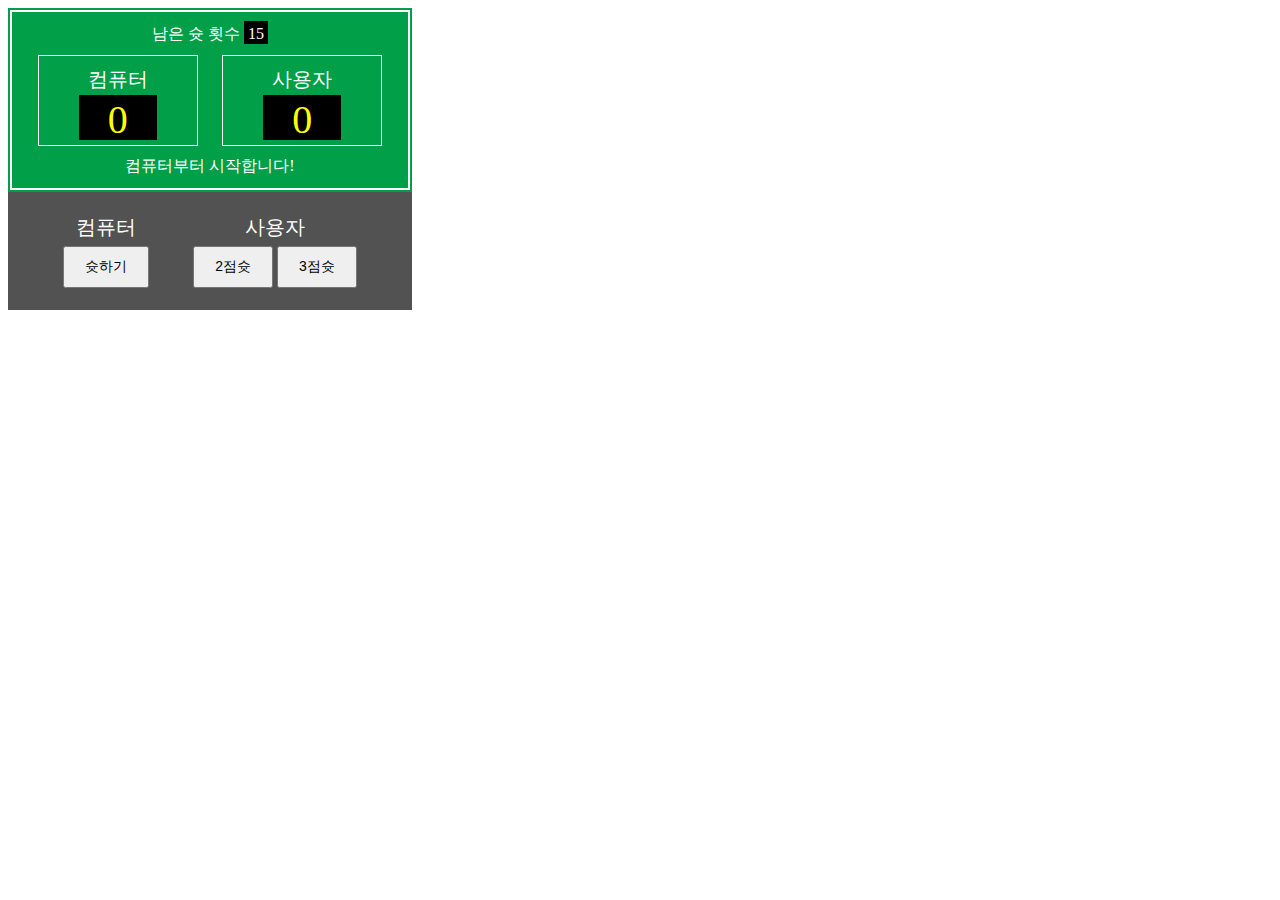
<file: basketball_game/index.html>
<!DOCTYPE html>
<html lang="ko">
<head>
    <meta charset="UTF-8">
    <meta name="viewport" content="width=device-width, initial-scale=1.0">
    <title>농구게임</title>
    <link rel="stylesheet" href="css/basketball_game_style.css">
    <script src="js/basketball_game.js"></script>
</head>
<body>
    <div class="div-scoreboard">
        <div class="div-scoreboard inner">
            <div class="div-shots-left">
                <span>남은 슛 횟수</span>
                <span id="shots-left">15</span>
            </div>

            <div class="div-score">
                <div class="div-score-name">컴퓨터</div>
                <div id="computer-score" class="div-score-number">0</div>
            </div>

            <div class="div-score">
                <div class="div-score-name">사용자</div>
                <div id="user-score" class="div-score-number">0</div>
            </div>

            <div id="text">컴퓨터부터 시작합니다!</div>
        </div>
    </div>

    <div class="div-control-panel">

        <div id="div-computer" class="div-panel">
            <div class="div-control-name">컴퓨터</div>
            <button class="btn-computer" onclick="computerShoot()">슛하기</button>
        </div>

        <div id="div-computer" class="div-panel">
            <div class="div-control-name">사용자</div>
            <button class="btn-user" onclick="userShoot(2)">2점슛</button>
            <button class="btn-user" onclick="userShoot(3)">3점슛</button>
        </div>
    </div>
</body>
</html>
</file>
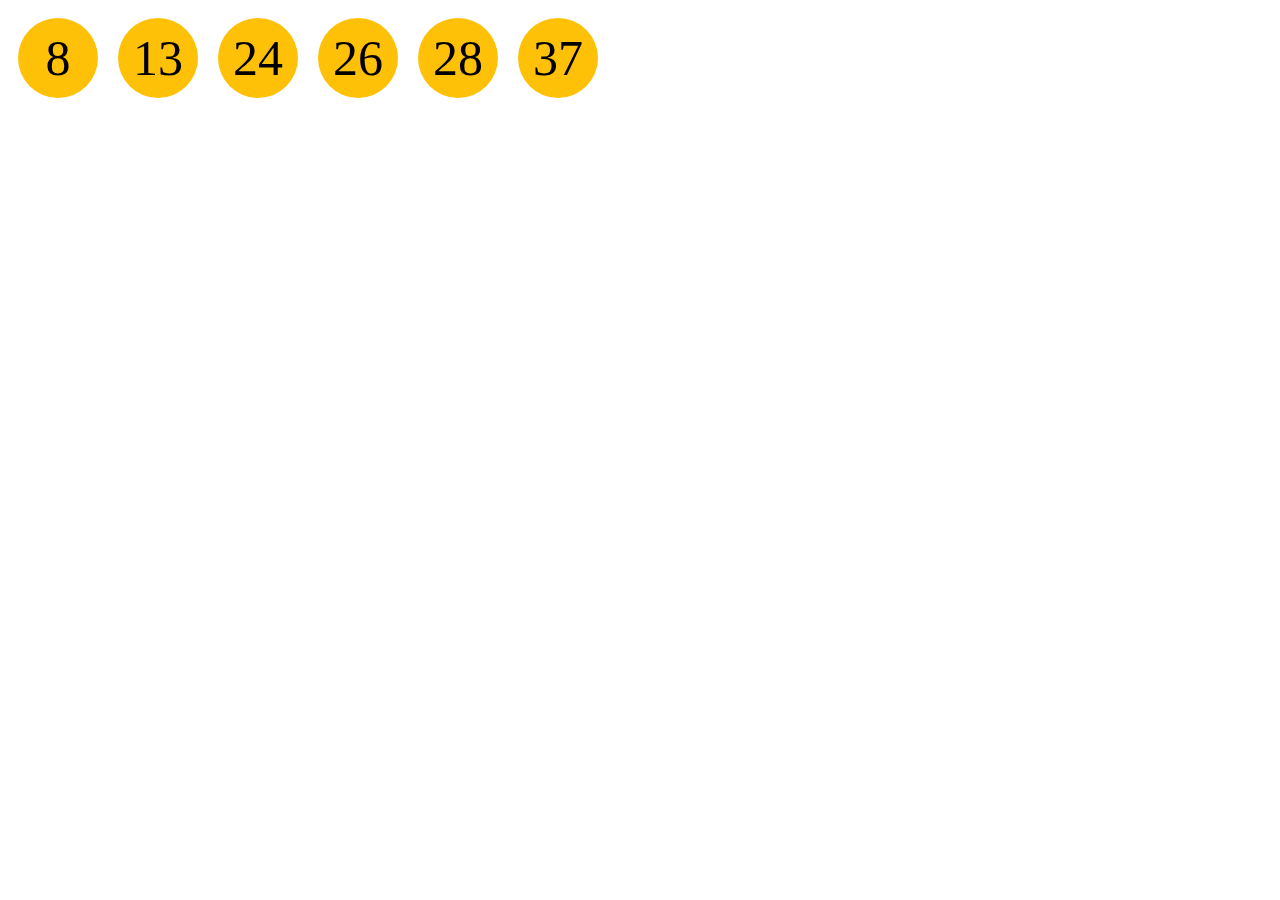
<file: lotto/index.html>
<!DOCTYPE html>
<html lang="ko">
<head>
    <meta charset="UTF-8">
    <meta name="viewport" content="width=device-width, initial-scale=1.0">
    <link rel="stylesheet" href="style.css">
    <title>로또 번호 생성기</title>
</head>
<body>
    <script src="lotto.js"></script>
</body>
</html>
</file>
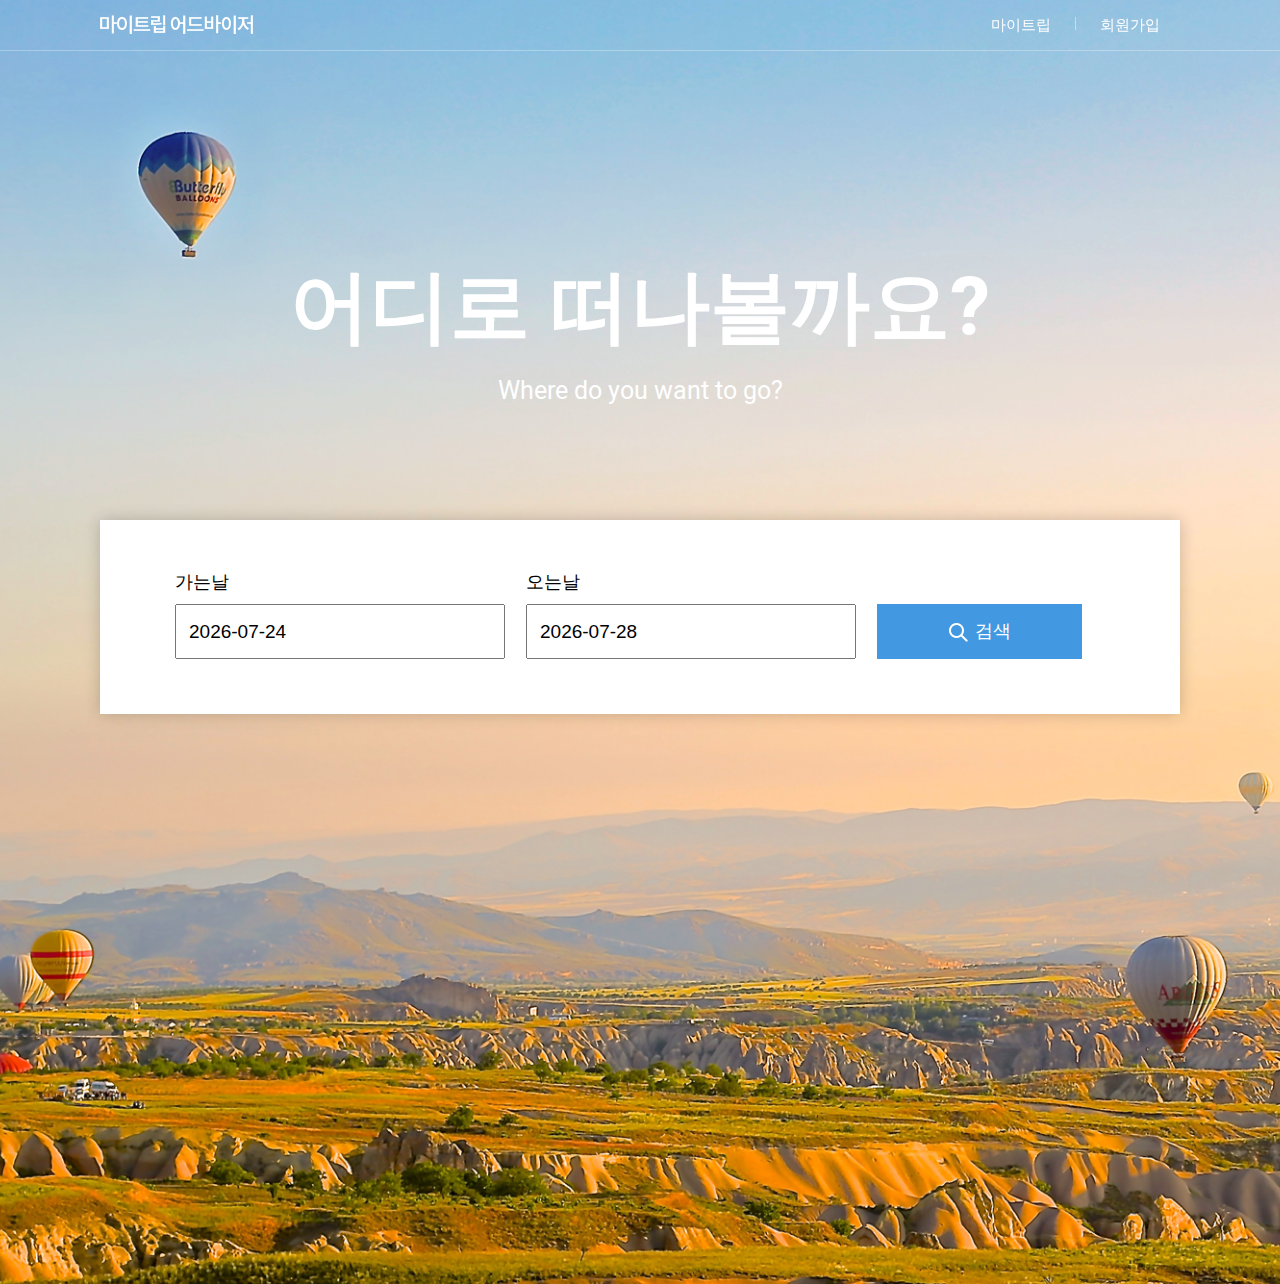
<file: my-trip-advisor/index.html>
<!DOCTYPE html>
<html lang="ko">

<head>
    <meta charset="UTF-8">
    <title>마이트립 어드바이저</title>
    <link rel="stylesheet" href="libs/jquery-ui/jquery-ui.min.css">
    <link rel="stylesheet" href="styles/styles.css">
    <script src="libs/jquery-3.3.1.min.js"></script>
    <script src="libs/jquery-ui/jquery-ui.min.js"></script>
    <script src="scripts/scripts.js"></script>
</head>

<body>
    <div id="container">
        <div id="header">
            <div>
                <a href="index.html"><span></span></a>
                <div class="menu-items right">
                    <a href="mytrip.html">마이트립</a>
                    <img src="images/line_maintop_gray.png">
                    <a href="register.html">회원가입</a>
                </div>
            </div>
        </div>
        <div id="body">
            <div id="title-text" class="lg-text">어디로 떠나볼까요?</div>
            <div id="title-sub-text" class="md-text">Where do you want to go?</div>
            <!-- 검색 -->
            <div id="search-panel">
                <form id="form-search">
                    <div class="panel-block">
                        <label for="from">가는날</label>
                        <div>
                            <input type="text" id="from" readonly>
                        </div>
                    </div>
                    <div class="panel-block">
                        <label for="to">오는날</label>
                        <div>
                            <input type="text" id="to" readonly>
                        </div>
                    </div>
                    <div class="panel-block no-margin">
                        <button type="submit" class="btn-search">
                            <img src="images/icon_search_on.png">
                            검색
                        </button>
                    </div>
                </form>
            </div>

            <!-- 검색 결과 -->
            <div id="list-bg">
                <div id="list-panel"></div>
            </div>
        </div>

        <!-- 검색 결과 템플릿 -->
        <div id="list-item-template" class="list-item">
            <img class="list-item-image"/>
            <div class="list-item-desc">
                <div class="list-item-name"></div>
                <div class="list-item-city">
                    <img src="images/icon_list_location.png"/>
                    <div class="list-item-city-name"></div>
                </div>
            </div>
        </div>

    </div>
</body>

</html>
</file>
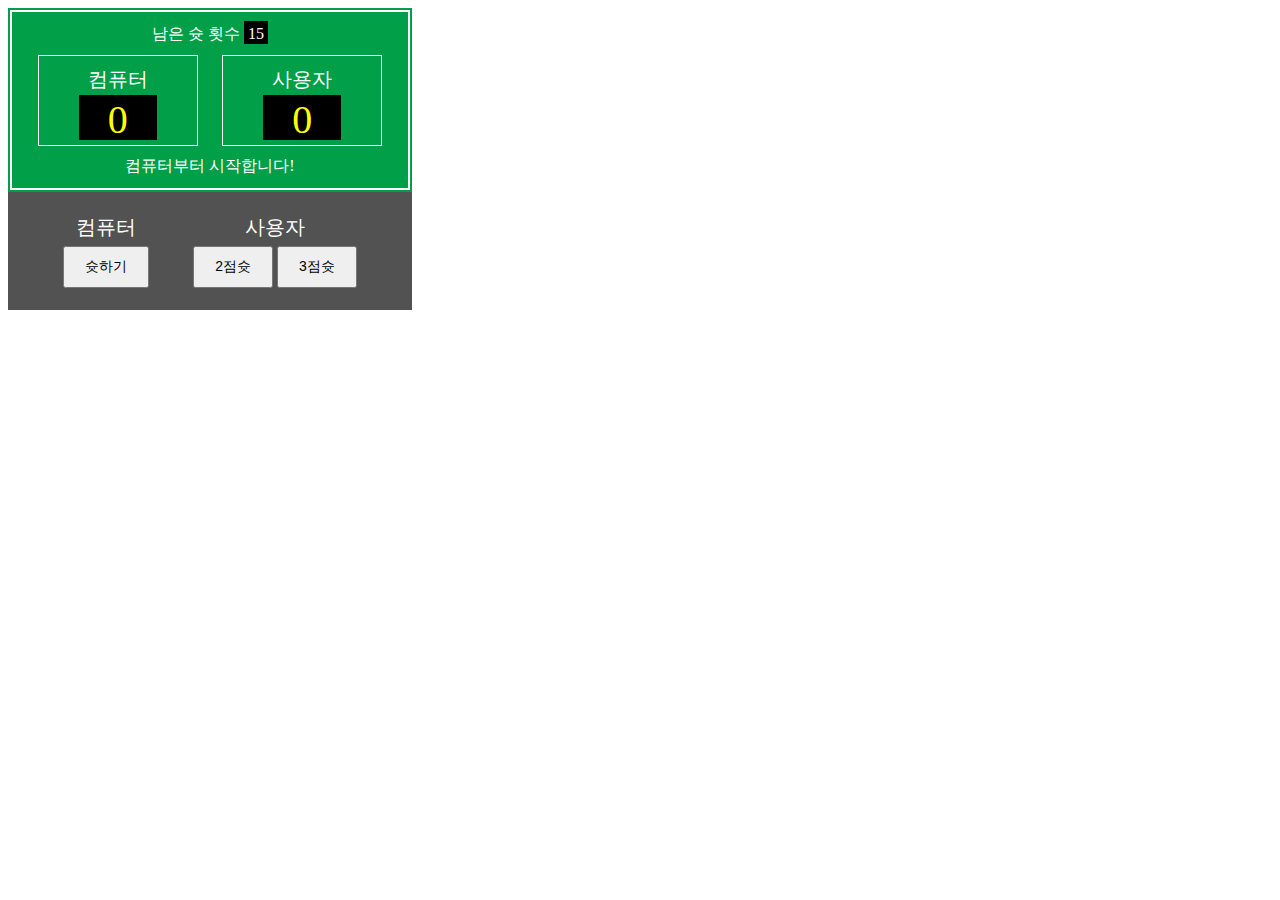
<file: basketball_game/basketball_game.html>
<!DOCTYPE html>
<html lang="ko">
<head>
    <meta charset="UTF-8">
    <meta name="viewport" content="width=device-width, initial-scale=1.0">
    <title>농구 게임</title>
    <link rel="stylesheet" href="css/basketball_game_style.css">
    <script src="js/basketball_game.js"></script>
</head>
<body>
    <div class="div-scoreboard">
        <div class="div-scoreboard inner">
            <div class="div-shots-left">
                <span>남은 슛 횟수</span>
                <span id="shots-left">15</span>
            </div>

            <div class="div-score">
                <div class="div-score-name">컴퓨터</div>
                <div id="computer-score" class="div-score-number">0</div>
            </div>

            <div class="div-score">
                <div class="div-score-name">사용자</div>
                <div id="user-score" class="div-score-number">0</div>
            </div>

            <div id="text">컴퓨터부터 시작합니다!</div>
        </div>
    </div>

    <div class="div-control-panel">

        <div id="div-computer" class="div-panel">
            <div class="div-control-name">컴퓨터</div>
            <button class="btn-computer" onclick="computerShoot()">슛하기</button>
        </div>

        <div id="div-computer" class="div-panel">
            <div class="div-control-name">사용자</div>
            <button class="btn-user" onclick="userShoot(2)">2점슛</button>
            <button class="btn-user" onclick="userShoot(3)">3점슛</button>
        </div>
    </div>
</body>
</html>
</file>
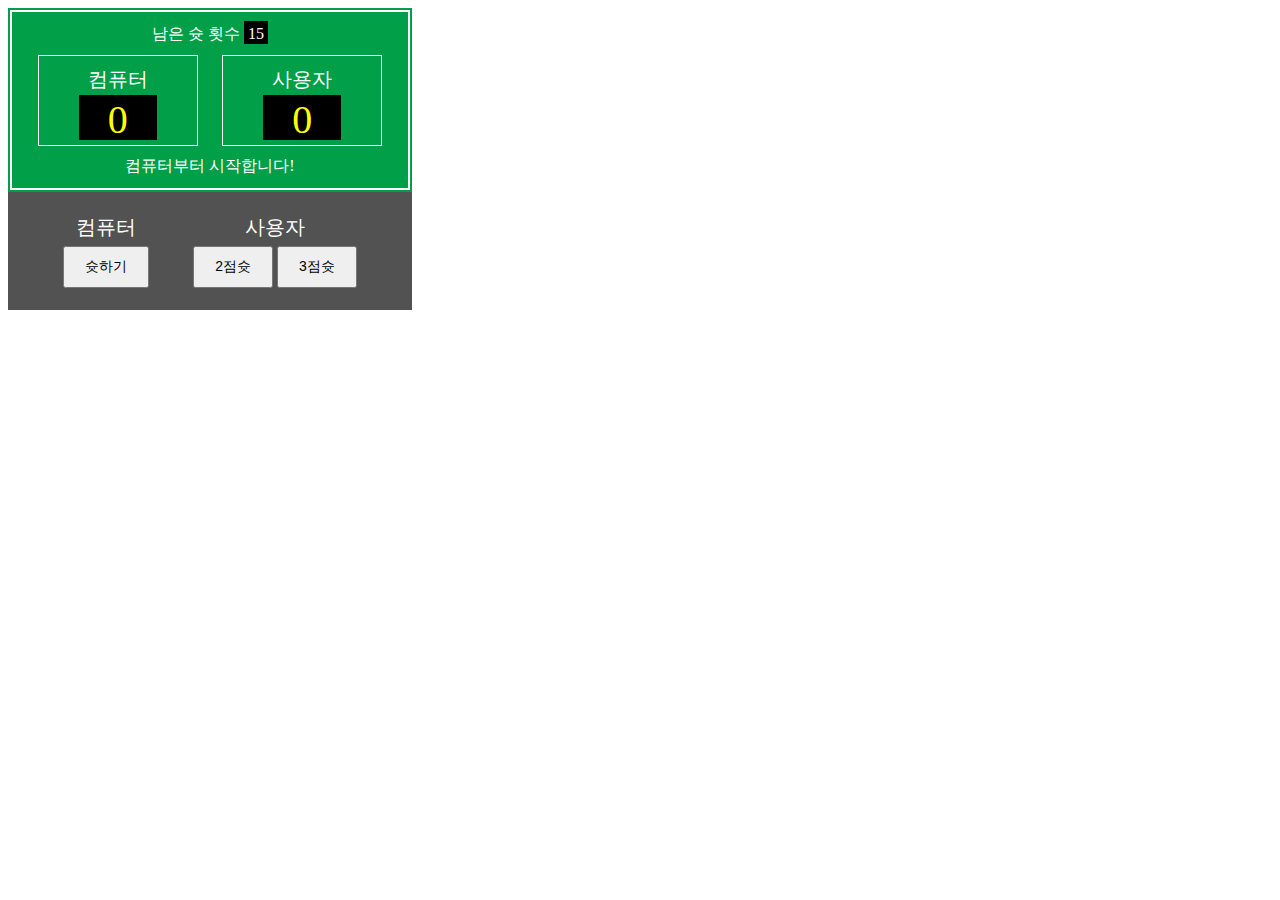
<file: basketball_game/basketball_game2.html>
<!DOCTYPE html>
<html lang="ko">
<head>
    <meta charset="UTF-8">
    <meta name="viewport" content="width=device-width, initial-scale=1.0">
    <title>농구 게임 2</title>
    <link rel="stylesheet" href="css/basketball_game_style.css">
    <script src="js/basketball_game2.js"></script>
</head>
<body>
    <div class="div-scoreboard">
        <div class="div-scoreboard inner">
            <div class="div-shots-left">
                <span>남은 슛 횟수</span>
                <span id="shots-left">15</span>
            </div>

            <div class="div-score">
                <div class="div-score-name">컴퓨터</div>
                <div id="computer-score" class="div-score-number">0</div>
            </div>

            <div class="div-score">
                <div class="div-score-name">사용자</div>
                <div id="user-score" class="div-score-number">0</div>
            </div>

            <div id="text">컴퓨터부터 시작합니다!</div>
        </div>
    </div>

    <div class="div-control-panel">

        <div id="div-computer" class="div-panel">
            <div class="div-control-name">컴퓨터</div>
            <button class="btn-computer" onclick="computerShoot()">슛하기</button>
        </div>

        <div id="div-computer" class="div-panel">
            <div class="div-control-name">사용자</div>
            <button class="btn-user" onclick="userShoot(2)">2점슛</button>
            <button class="btn-user" onclick="userShoot(3)">3점슛</button>
        </div>
    </div>
</body>
</html>
</file>
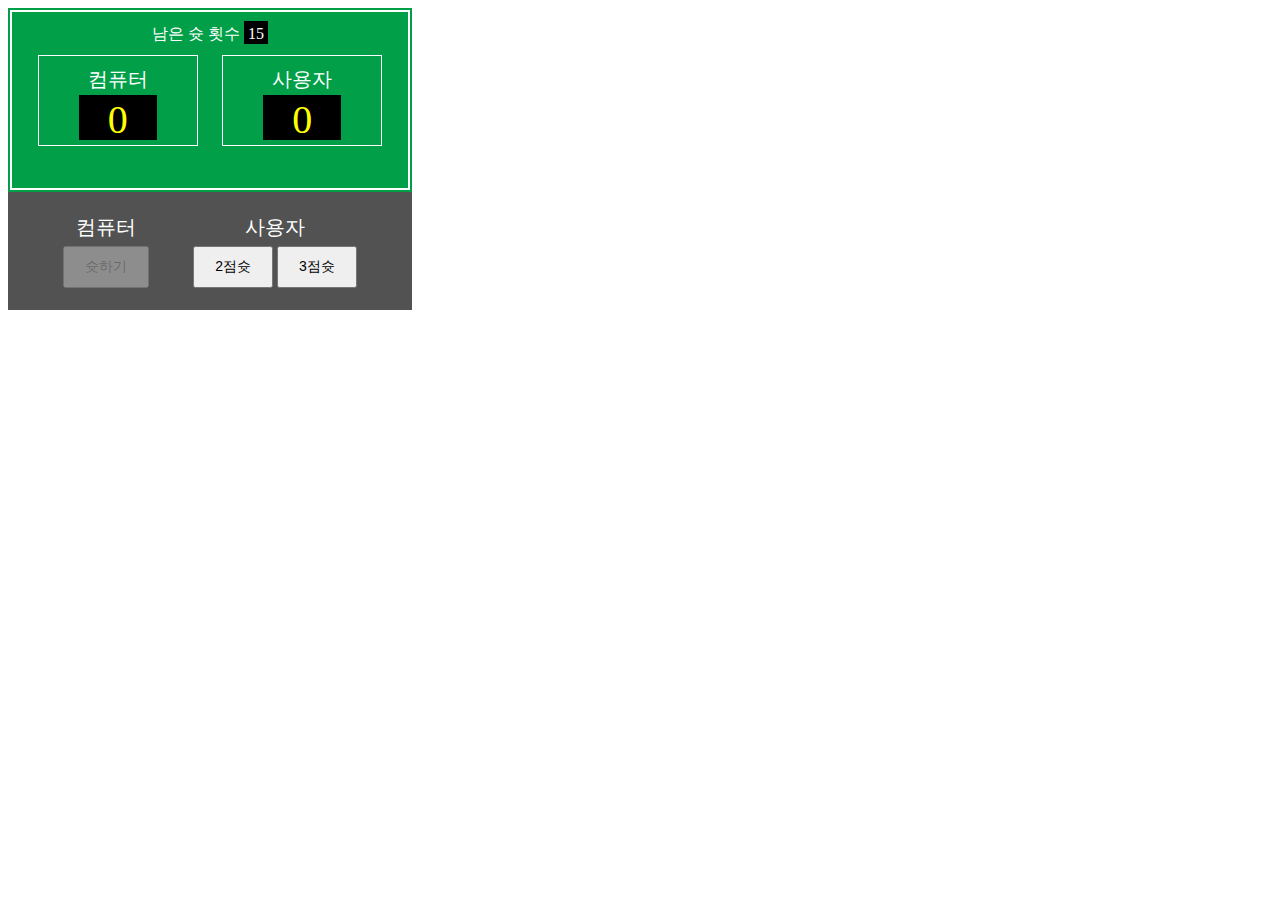
<file: basketball_game/basketball_game3.html>
<!DOCTYPE html>
<html lang="ko">
<head>
    <meta charset="UTF-8">
    <meta name="viewport" content="width=device-width, initial-scale=1.0">
    <title>농구 게임 3</title>
    <link rel="stylesheet" href="css/basketball_game_style.css">
    <script 
        src="https://code.jquery.com/jquery-3.5.1.js"
        integrity="sha256-QWo7LDvxbWT2tbbQ97B53yJnYU3WhH/C8ycbRAkjPDc=" 
        crossorigin="anonymous"></script>
    <script src="js/jquery.animateNumber.min.js"></script>
    <script src="js/basketball_game_JQuery.js"></script>
</head>
<body>
    <div class="div-scoreboard">
        <div class="div-scoreboard inner">
            <div class="div-shots-left">
                <span>남은 슛 횟수</span>
                <span id="shots-left">15</span>
            </div>

            <div class="div-score">
                <div class="div-score-name">컴퓨터</div>
                <div id="computer-score" class="div-score-number">0</div>
            </div>

            <div class="div-score">
                <div class="div-score-name">사용자</div>
                <div id="user-score" class="div-score-number">0</div>
            </div>

            <div id="text"></div>
        </div>
    </div>

    <div class="div-control-panel">

        <div id="div-computer" class="div-panel">
            <div class="div-control-name">컴퓨터</div>
            <button class="btn-computer" onclick="computerShoot()" disabled>슛하기</button>
        </div>

        <div id="div-computer" class="div-panel">
            <div class="div-control-name">사용자</div>
            <button class="btn-user" onclick="userShoot(2)">2점슛</button>
            <button class="btn-user" onclick="userShoot(3)">3점슛</button>
        </div>
    </div>
</body>
</html>
</file>
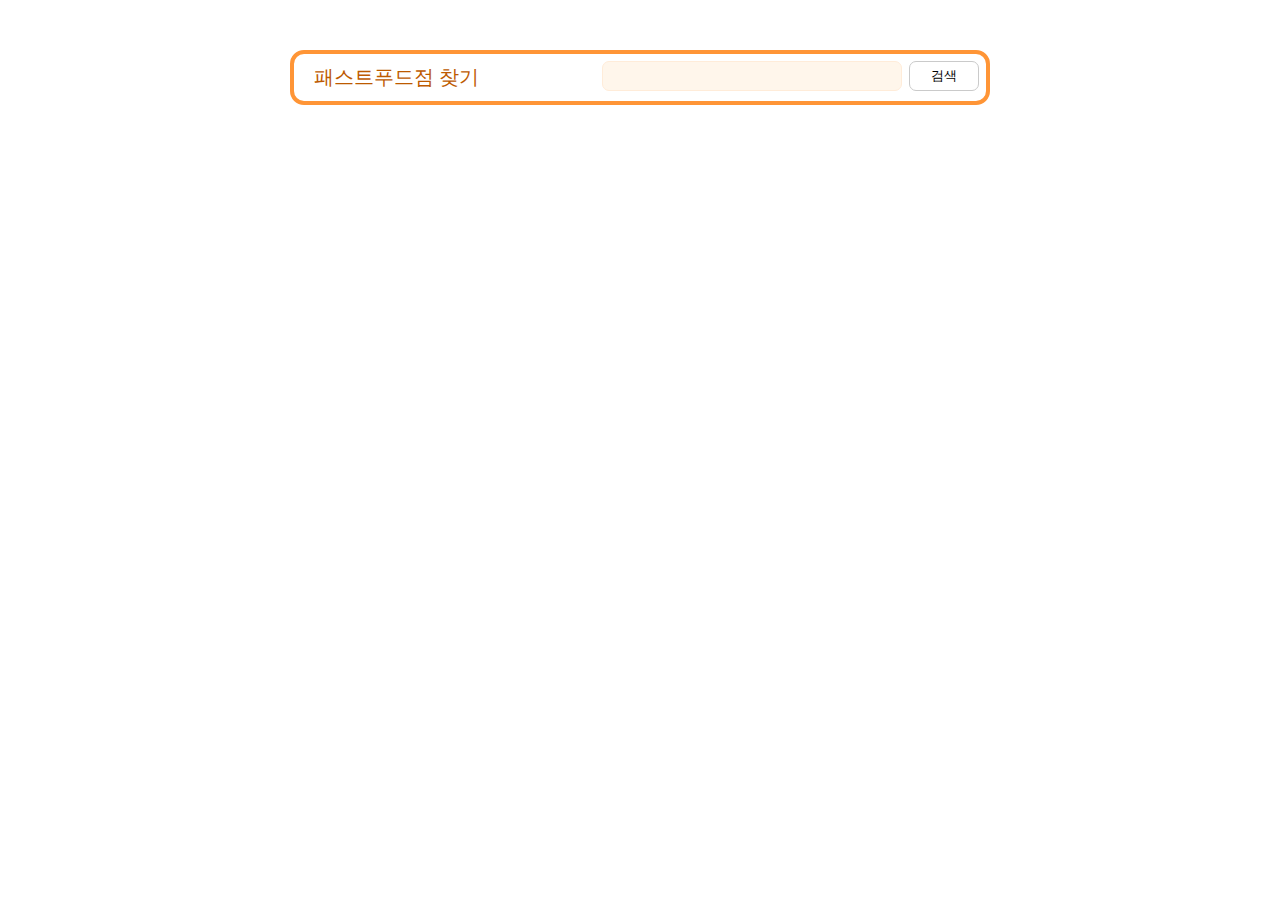
<file: fastfood/fastfood.html>
<!DOCTYPE html>
<html lang="ko">
<head>
    <meta charset="UTF-8">
    <meta name="viewport" content="width=device-width, initial-scale=1.0">
    <link rel="stylesheet" href="css/fastfood_style.css">
    <script 
        src="https://code.jquery.com/jquery-3.5.1.js"
        integrity="sha256-QWo7LDvxbWT2tbbQ97B53yJnYU3WhH/C8ycbRAkjPDc=" 
        crossorigin="anonymous"></script>
    <script src="js/fastfood.js"></script>
    <title>패스트푸드점 찾기</title>
</head>
<body>
    <div class="container">
        <div class="header">
            <div class="title">패스트푸드점 찾기</div>
            <div class="search">
                <input type="text" id="txt-search">
                <button class="btn-search">검색</button>
            </div>
        </div>
        <div class="body">
            <div class="total"></div>
            <div class="list"></div>
        </div>
        <div class="paging"></div>
    </div>

    <div id="item-template" class="item">
        <div class="item-num"></div>
        <div class="item-detail">
            <div class="item-name"></div>
            <div class="item-addr"></div>
        </div>
    </div>
</body>
</html>
</file>
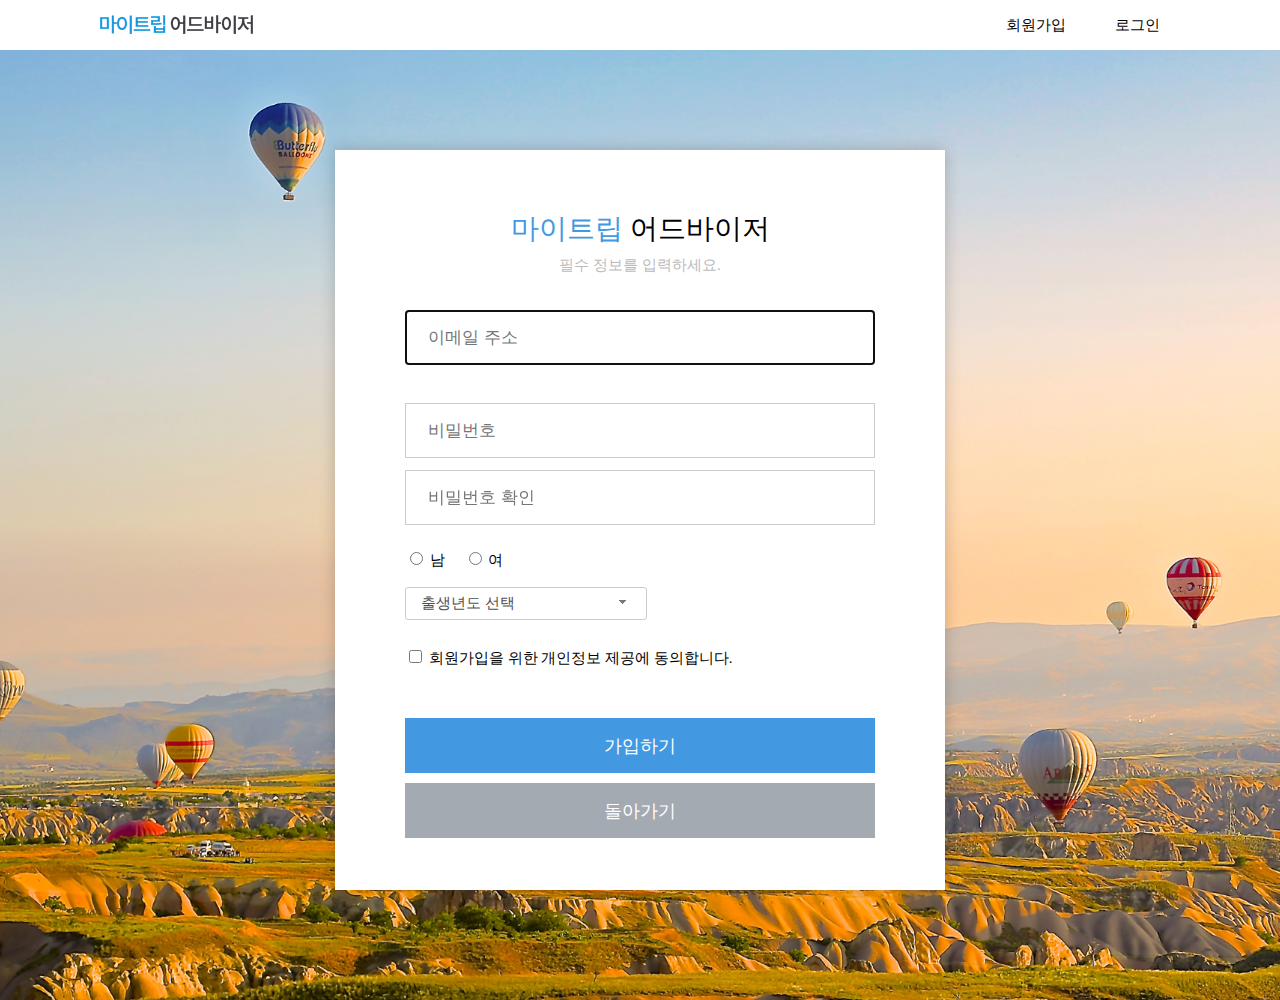
<file: my-trip-advisor/register.html>
<!DOCTYPE html>
<html lang="ko">

<head>
    <meta charset="UTF-8">
    <title>마이트립 어드바이저</title>

    <link rel="stylesheet" href="libs/jquery-ui/jquery-ui.min.css">
    <link rel="stylesheet" href="styles/styles.css">

    <script src="libs/jquery-3.3.1.min.js"></script>
    <script src="libs/jquery-ui/jquery-ui.min.js"></script>
    <script src="scripts/register.js"></script>
</head>

<body class="gray-bg">
    <div id="container">
        <div id="header" class="inverted">
            <div>
                <a href="index.html"><span></span></a>
                <div class="menu-items right">
                    <a href="register.html">회원가입</a>
                    <img src="images/line_maintop_gray.png">
                    <a href="javascript:showLogin()">로그인</a>
                </div>
            </div>
        </div>
        <div id="body">
            <div class="form-box md-box">
                <div class="inner">
                    <div class="title">
                        <span class="blue">마이트립</span> <span class="black">어드바이저</span>
                    </div>
                    <span class="sub-title">필수 정보를 입력하세요.</span>
                    <form id="form-register">
                        <input id="inp-email" type="email" name="email" placeholder="이메일 주소" autofocus>
                        <div class="txt-warning"></div>

                        <input id="inp-password" type="password" name="password" placeholder="비밀번호">
                        <div class="txt-warning"></div>
                        <input id="inp-confirm" type="password" name="confirm" placeholder="비밀번호 확인">
                        <div class="txt-warning"></div>

                        <div class="div-gender">
                            <input id="inp-male" type="radio" name="gender" value="m"> <label for="inp-male">남</label>
                            <input id="inp-female" type="radio" name="gender" value="f"> <label
                                for="inp-female">여</label>
                            <span class="txt-warning right"></span>
                        </div>

                        <div class="div-birth">
                            <select id="sel-birth">
                                <option value="">출생년도 선택</option>
                            </select>
                            <span class="txt-warning right"></span>
                        </div>

                        <div class="div-accept">
                            <input id="inp-accept" type="checkbox" value="accept"> <label for="inp-accept">회원가입을 위한 개인정보
                                제공에 동의합니다.</label>
                            <span class="txt-warning right"></span>
                        </div>

                        <button id="btn-submit" type="submit">가입하기</button>
                        <button id="btn-back" type="button">돌아가기</button>
                    </form>
                </div>
            </div>
        </div>
    </div>

    <div id="login" class="black-bg">
        <div class="login-box sm-box">
            <div>
                <span class="blue">마이트립</span> <span class="black">어드바이저</span>
            </div>
            <span>로그인 정보를 입력하세요.</span>
            <form>
                <input type="text" name="email" placeholder="이메일 주소">
                <input type="password" name="password" placeholder="비밀번호">
                <button type="submit">로그인</button>
            </form>
        </div>
    </div>
</body>

</html>
</file>
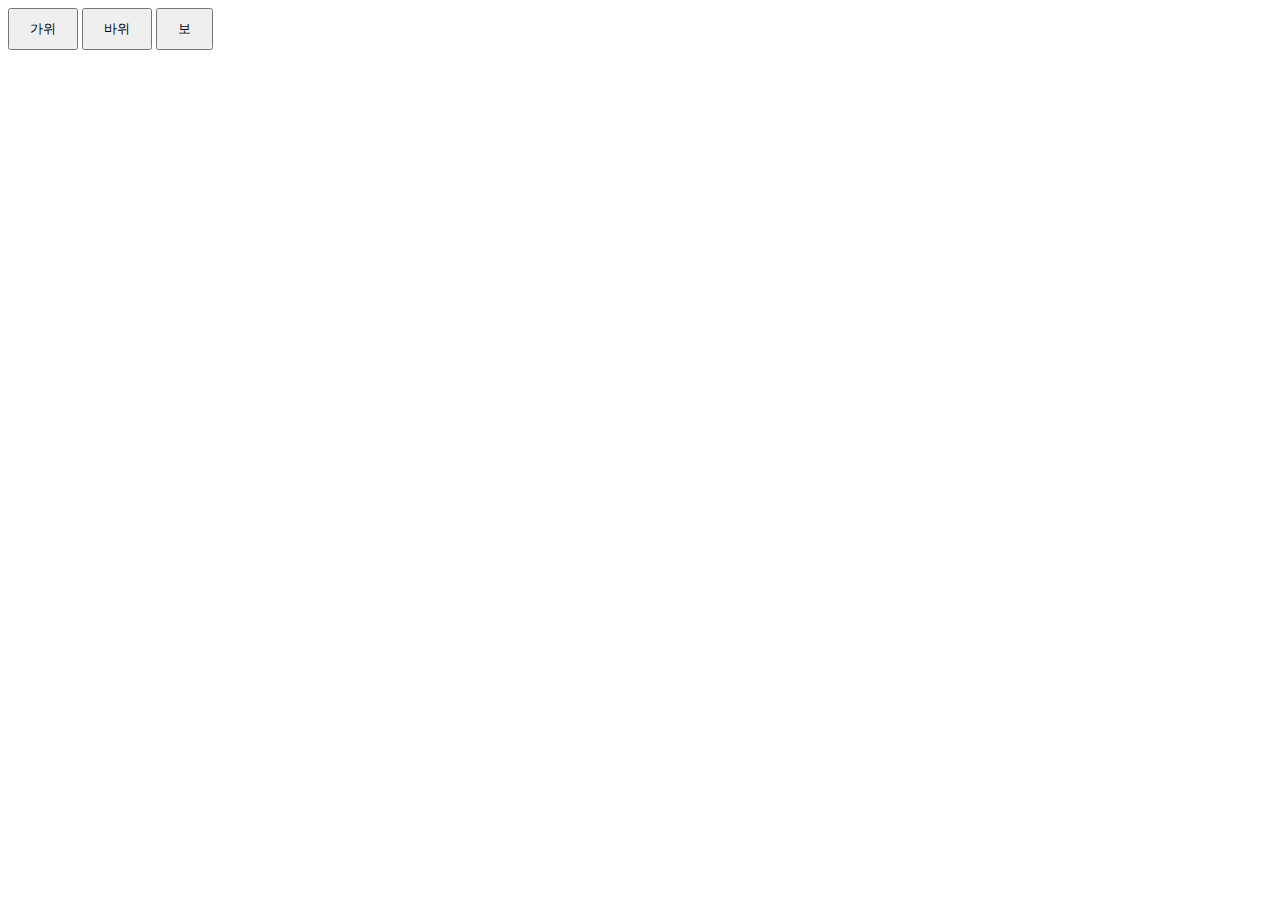
<file: rock-paper-scissors/index_GUI.html>
<!DOCTYPE html>
<html lang="ko">
<head>
    <meta charset="UTF-8">
    <meta name="viewport" content="width=device-width, initial-scale=1.0">
    <title>가위, 바위, 보</title>
</head>
<body>
    <div>
        <button onclick="btnClick('가위')">가위</button>
        <button onclick="btnClick('바위')">바위</button>
        <button onclick="btnClick('보')">보</button>
    </div>

    <style>
        button {
            padding: 10px 20px;
        }
    </style>

    <script src="js/rock-scissors-paper_GUI_ver.js"></script>
</body>
</html>
</file>
<file: basketball_game/css/basketball_game_style.css>
.div-scoreboard {
    width: 400px;
    background-color: #009f48;
    text-align: center;
    padding: 2px;
    color: #ffffff;
}

.div-scoreboard.inner {
    margin: auto;
    border: 2px solid #ffffff;
    box-sizing: border-box;
}

.div-shots-left {
    margin-top: 10px;
}

#shots-left {
    background-color: #000000;
    padding: 4px 4px 2px;
}

.div-score {
    display: inline-block;
    border: 1px solid #ffffff;
    padding: 10px 40px 5px;
    margin: 10px;
    width: 20%;
}

.div-score-name {
    font-size: 20px;
}

.div-score-number {
    font-size: 40px;
    color: #ffff00;
    background-color: #000000;
    width: 100%;
    line-height: 40px;
    padding-top: 5px;
    margin-top: 2px;
}

#text {
    height: 30px;
}

button {
    padding: 10px 20px;
    font-size: 14px;
}

.div-panel {
    display: inline-block;
    margin: 10px;
    padding: 10px;
}

.div-control-panel {
    width: 400px;
    background-color: #525252;
    text-align: center;
    padding: 2px;
    color: #ffffff;
}

.div-control-name {
    font-size: 20px;
    margin-bottom: 5px;
}
</file>
<file: lotto/style.css>
.ball {
    display: inline-block;
    width: 80px;
    height: 80px;
    background-color: #ffc107;
    border-radius: 50%;
    line-height: 80px;
    font-size: 50px;
    margin: 10px;
    text-align: center;
}
</file>
<file: my-trip-advisor/styles/styles.css>
/* 공통 */

@font-face {
    font-family: 'Heebo';
    src: url('../fonts/Heebo-Regular.ttf') format('truetype');
}

@font-face {
    font-family: 'Heebo';
    src: url('../fonts/Heebo-Bold.ttf') format('truetype');
    font-weight: bold;
}

html, body {
    margin: 0;
    padding: 0;
    width: 100%;
    height: 100%;
}

body {
    min-height: 100%;
}

button:hover {
    cursor: pointer;
}

.blue {
    color: #4299E1;
}

.black {
    color: #000;
}

.ui-datepicker {
    width: 321px;
}

.align-left {
    text-align: left;
}

.right {
    float: right;
}

.lg-text {
    font-family: 'Heebo', sans-serif;
    font-size: 80px;
    font-weight: bold;
    color: #fff;
}

.md-text {
    font-family: 'Heebo', sans-serif;
    font-size: 25px;
    font-weight: normal;
    color: #fff;
}

.ui-datepicker {
    width: 321px;
}

.no-margin {
    margin: 0;
}

.white-bg {
    background-color: #F5F7F8;
}

.black-bg {
    background-color: rgba(0, 0, 0, 0.6);
}

.gray-bg {
    background-color: #F6F7F7;
}

.form-box {
    position: absolute;
    margin: auto;
    top: 0;
    left: 0;
    right: 0;
    bottom: 0;
}

.sm-box {
    width: 490px;
    height: 420px;
    box-shadow: 0 0 15px 0 rgba(0, 0, 0, 0.2);
    background-color: #fff;
}

.md-box {
    width: 610px;
    height: 740px;
    background-color: #fff;
    box-shadow: 0 0 15px 0 rgba(0, 0, 0, 0.2);
    margin: 150px auto 150px;
}

.form-box .title {
    font-size: 28px;
    text-align: center;
}

.form-box .sub-title {
    display: block;
    margin-top: 8px;
    margin-bottom: 35px;
    font-size: 15px;
    color: #bbb;
    text-align: center;
}

.form-box input[type="text"],
.form-box input[type="email"],
.form-box input[type="password"] {
    display: inline-block;
    box-sizing: border-box;
    border: 1px solid #ccc;
    color: #505050;
    font-size: 17px;
    margin-bottom: 12px;
    padding: 22px;
}

.form-box button {
    display: inline-block;
    color: #fff;
    background-color: #4299E1;
    border: 0;
    font-size: 18px;
    margin-top: 10px;
}

.form-box.sm-box input[type="text"],
.form-box.sm-box input[type="email"],
.form-box.sm-box input[type="password"],
.form-box.sm-box button {
    width: 370px;
    height: 55px;
}

.form-box.md-box input[type="text"],
.form-box.md-box input[type="email"],
.form-box.md-box input[type="password"],
.form-box.md-box button {
    width: 470px;
    height: 55px;
}

#header {
    position: fixed;
    top: 0;
    left: 0;
    width: 100%;
    height: 50px;
    border-bottom: 1px solid rgba(255, 255, 255, 0.3);
    z-index: 100;
    transition: 0.2s;
}

#header.inverted {
    background-color: #fff;
    border: 0;
}

#header span {
    display: inline-block;
    width: 154px;
    height: 20px;
    background-image: url('../images/image_logo_white.png');
}

#header.inverted span {
    background-image: url('../images/image_logo_color.png');
}

#header > div {
    position: absolute;
    top: 0;
    left: 0;
    right: 0;
    margin-left: auto;
    margin-right: auto;
    width: 1080px;
    height: 100%;
}

#header > div > a {
    display: inline-block;
    margin-top: 15px;
}

#header .menu-items a {
    color: #fff;
    font-size: 15px;
    line-height: 50px;
    text-decoration: none;
    margin-left: 20px;
    margin-right: 20px;
}

#header.inverted .menu-items a {
    color: #000;
}

.container {
    width: 100%;
    height: 100%;
    margin: 0;
    padding: 0;
}

/* 메인 */

#body {
    width: 100%;
    height: 100%;
    min-height: 1000px;
    background-image: url('../images/bg_main.png');
    background-position: top center;
    background-repeat: no-repeat;
    background-size: cover;
    background-color: #fff;
    overflow: auto;
}

#title-text {
    padding-top: 250px;
    text-align: center;
}

#title-sub-text {
    margin: 5px auto;
    text-align: center;
}

#search-panel {
    margin: 110px auto 570px;
    left: 0;
    right: 0;
    width: 1080px;
    background-color: #fff;
    padding: 50px 75px 55px;
    -webkit-box-sizing: border-box;
    -moz-box-sizing: border-box;
    box-sizing: border-box;
    box-shadow: 0 0 15px 0 rgba(0, 0, 0, 0.2);
}

.panel-block {
    display: inline-block;
    margin-right: 17px;
}

.panel-block:last-of-type {
    vertical-align: bottom;
}

#search-panel label {
    display: block;
    color: #000;
    font-size: 18px;
    margin-bottom: 10px;
}

#search-panel input[type="text"] {
    width: 330px;
    height: 55px;
    -webkit-box-sizing: border-box;
    -moz-box-sizing: border-box;
    box-sizing: border-box;
    font-size: 19px;
    padding: 12px;
}

#search-panel .btn-search {
    width: 205px;
    height: 55px;
    background-color: #4299e1;
    border: 0;
    color: #fff;
    font-size: 18px;
}

#search-panel .btn-search img {
    vertical-align: middle;
}

#list-bg {
    display: none;
    background-color: #fff;
    width: 100%;
    height: 100%;
    top: 880px;
    position: absolute;
}

#list-panel {
    position: relative;
    top: 95px;
    left: 0;
    right: 0;
    margin-left: auto;
    margin-right: auto;
    width: 1080px;
    margin-bottom: 100px;
}

#list-item-template {
    display: none;
}

.list-item {
    position: relative;
    display: inline-block;
    width: 344px;
    margin-right: 24px;
    margin-bottom: 22px;
}

.list-item:hover {
    cursor: pointer;
}

.list-item:nth-of-type(3n) {
    margin-right: 0;
}

.list-item-image {
    display: block;
    width: 344px;
    height: 210px;
}

.list-item-desc {
    border: 1px solid #eee;
    border-top: 0;
}

.list-item-name {
    height: 24px;
    padding-left: 13px;
    padding-top: 13px;
    font-size: 17px;
    font-weight: bold;
}

.list-item-city {
    height: 20px;
    padding-bottom: 8px;
    padding-left: 13px;
    line-height: 16px;
}

.list-item-city img {
    display: inline-block;
    vertical-align: middle;
}

.list-item-city-name {
    display: inline-block;
    font-size: 14px;
    vertical-align: middle;
}

/* 상세보기 */

#body.detail {
    background: #f6f7f7;
}

.detail-container, .mytrip-container {
    width: 1080px;
    margin-top: 130px;
    margin-bottom: 70px;
    background-color: #fff;
    margin-left: auto;
    margin-right: auto;
    padding: 20px;
}

.detail-header {
    line-height: 20px;
    position: relative;
    padding-top: 7px;
    padding-bottom: 3px;
}

.detail-header img {
    vertical-align: middle;
}

.detail-header .detail-header-name {
    display: inline-block;
    font-size: 18px;
    font-weight: bold;
    vertical-align: middle;
    margin-left: 3px;
}

.detail-header .detail-header-city-name {
    display: inline-block;
    font-size: 15px;
    vertical-align: middle;
    color: #909090;
}

.detail-header button {
    padding: 7px 10px;
    background-color: #4299E0;
    color: #fff;
    font-size: 14px;
    border: 0;
    position: absolute;
    top: 0;
    right: 0;
}

#detail-images {
    max-width: 100%;
    height: 400px;
    background: #000;
    margin-top: 10px;
    margin-bottom: 30px;
}

.detail-desc {
    margin-bottom: 30px;
}

.detail-title {
    font-weight: bold;
    margin-bottom: 8px;
}

.detail-desc .detail-desc-text {
    font-size: 15px;
    color: #757575;
}

.detail-container #map {
    width: 100%;
    height: 300px;
}

/* 마이트립 */

.mytrip-container #map {
    display: inline-block;
    width: 580px;
    height: 500px;
    margin-right: 10px;
}

.mytrip-container #mytrip-list {
    display: inline-block;
    width: 480px;
    height: 500px;
    overflow: auto;
    list-style-type: none;
    margin: 0;
    padding: 0;
}

#mytrip-item-template {
    display: none;
}

.mytrip-container li {
    position: relative;
    margin: 0 3px 10px 3px;
    padding: 15px 20px;
    border: 1px solid #D7DBE2;
    width: 470px;
    height: 60px;
    box-sizing: border-box;
    box-shadow: 2px 2px 7px -3px rgba(0, 0, 0, 0.2);
    background-color: #fff;
}

.mytrip-container span {
    display: inline-block;
    vertical-align: middle;
    height: 30px;
    line-height: 30px;
}

.mytrip-container .item-handle {
    width: 22px;
    height: 18px;
    background-image: url('../images/btn_change.png');
}

.mytrip-container .item-icon {
    width: 13px;
    height: 16px;
    margin-left: 7px;
    background-image: url('../images/icon_list_location.png');
}

.mytrip-container .item-name {
    font-size: 15px;
    font-weight: bold;
    color: #444;
}

.mytrip-container .item-line {
    width: 2px;
    height: 16px;
    margin-left: 5px;
    margin-right: 5px;
    background-image: url('../images/line_location_gray.png');
}

.mytrip-container .item-city-name {
    font-size: 13px;
    color: #909090;
}

.mytrip-container .item-remove {
    position: absolute;
    width: 16px;
    height: 16px;
    right: 20px;
    top: 21px;
    background-image: url('../images/btn_close.png');
}

/* 회원가입 */
.form-box .inner {
    padding: 60px 70px;
}

#form-register {
    font-size: 15px;
}

#inp-password {
    margin-top: 26px;
}

.div-gender {
    margin-top: 12px;
}

.div-gender .txt-warning {
    margin-top: 2px;
}

#inp-female {
    margin-left: 20px;
}

.div-birth {
    margin-top: 17px;
}

.div-birth .txt-warning {
    margin-top: 10px;
}

#inp-accept {
    margin-top: 30px;
}

#btn-submit {
    margin-top: 50px;
}

.overflow {
    height: 200px;
}

#btn-back {
    background-color: #A4AAB2;
}

.ui-selectmenu-text {
    color: #505050;
    font-weight: 400;
}

.ui-state-active,
.ui-widget-content .ui-state-active {
    color: #000;
}

#sel-birth-button {
    background: #fff;
    border: 1px solid #ccc;
}

.div-accept .txt-warning {
    margin-top: 27px;
}

.txt-warning {
    display: none;
    font-size: 13px;
    color: red;
    margin-top: -5px;
}

/* 로그인 */

#login {
    display: none;
    position: fixed;
    top: 0;
    left: 0;
    width: 100%;
    height: 100%;
}
</file>
<file: fastfood/css/fastfood_style.css>
.container {
    width: 700px;
    margin: 50px auto 80px;
}

.header {
    border: 4px solid #ff9536;
    border-radius: 14px;
}

.title {
    display: inline-block;
    margin: 10px 20px;
    font-size: 20px;
    color: #bd5a00;
}

.search {
    /* display: inline-block; */
    float: right;
    margin: 7px;
}

#txt-search {
    width: 300px;
    height: 30px;
    border: 1px solid #ffecd9;
    border-radius: 7px;
    background-color: #fff6eb;
    box-sizing: border-box;
    vertical-align: middle;
    outline: none;
    text-indent: 10px;
    font-size: 17px;
}

.btn-search {
    width: 70px;
    height: 30px;
    border: 1px solid #cacaca;
    border-radius: 7px;
    background-color: #ffffff;
    margin-left: 3px;
    vertical-align: middle;
    outline: none;
    cursor: pointer;
}

.total {
    margin: 20px 10px 7px;
    font-size: 13px;
    color: #bd5a00;
}

#item-template {
    display: none;
}

.item {
    padding: 10px 20px;
    border: 1px solid #d2d2d2;
    border-radius: 14px;
    margin-bottom: 10px;
}

.item-num {
    display: inline-block;
    margin-left: 10px;
    vertical-align: middle;
}

.item-detail {
    display: inline-block;
    margin-left: 10px;
    vertical-align: middle;
}

.item-name {
    font-size: 20px;
}

.item-addr {
    font-size: 14px;
    color: #909090;
    margin-top: 2px;
}

.paging {
    text-align: center;
    margin-top: 23px;
}

.paging a {
    text-decoration: none;
    margin-right: 8px;
    color: #bd5a00;
}

.paging a.current {
    font-weight: bold;
    color: #ffb500;
}

.paging a.prev {
    margin-right: 15px;
}

.paging a.next {
    margin-left: 7px;
}
</file>
